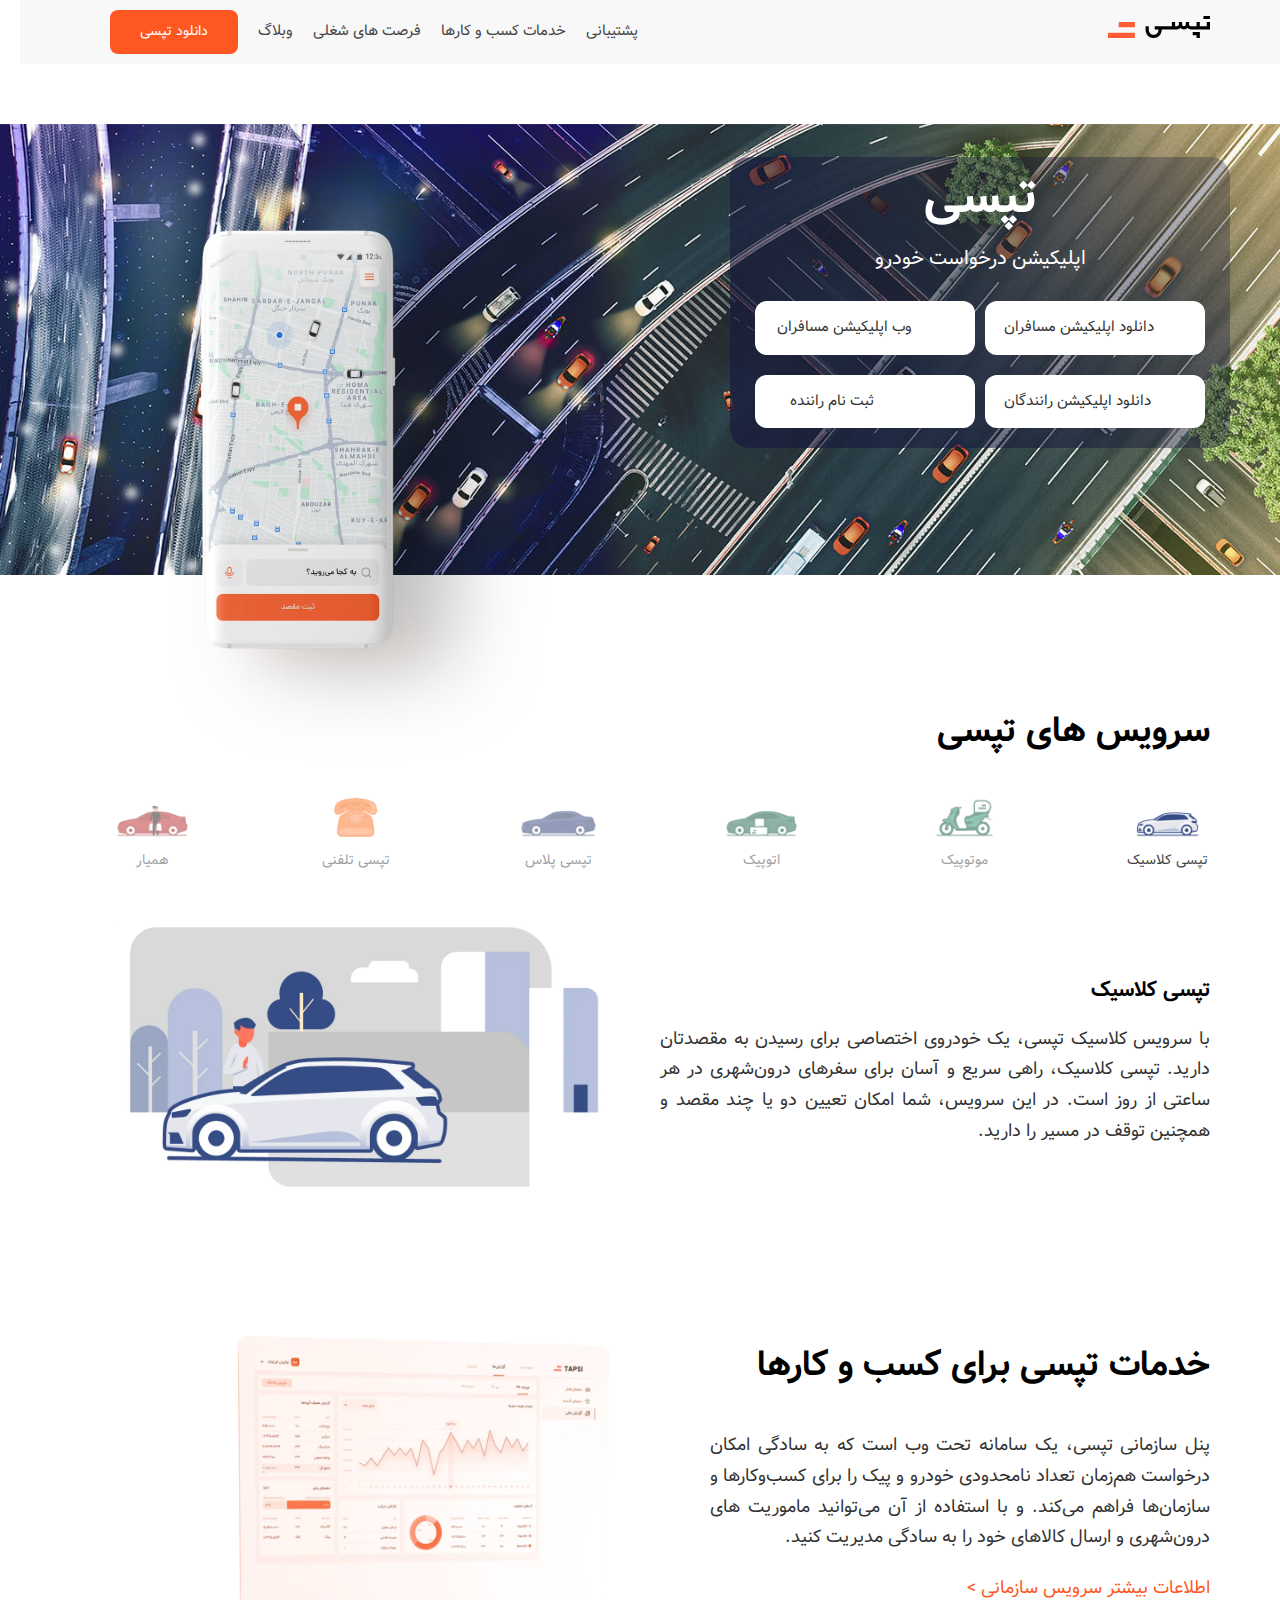
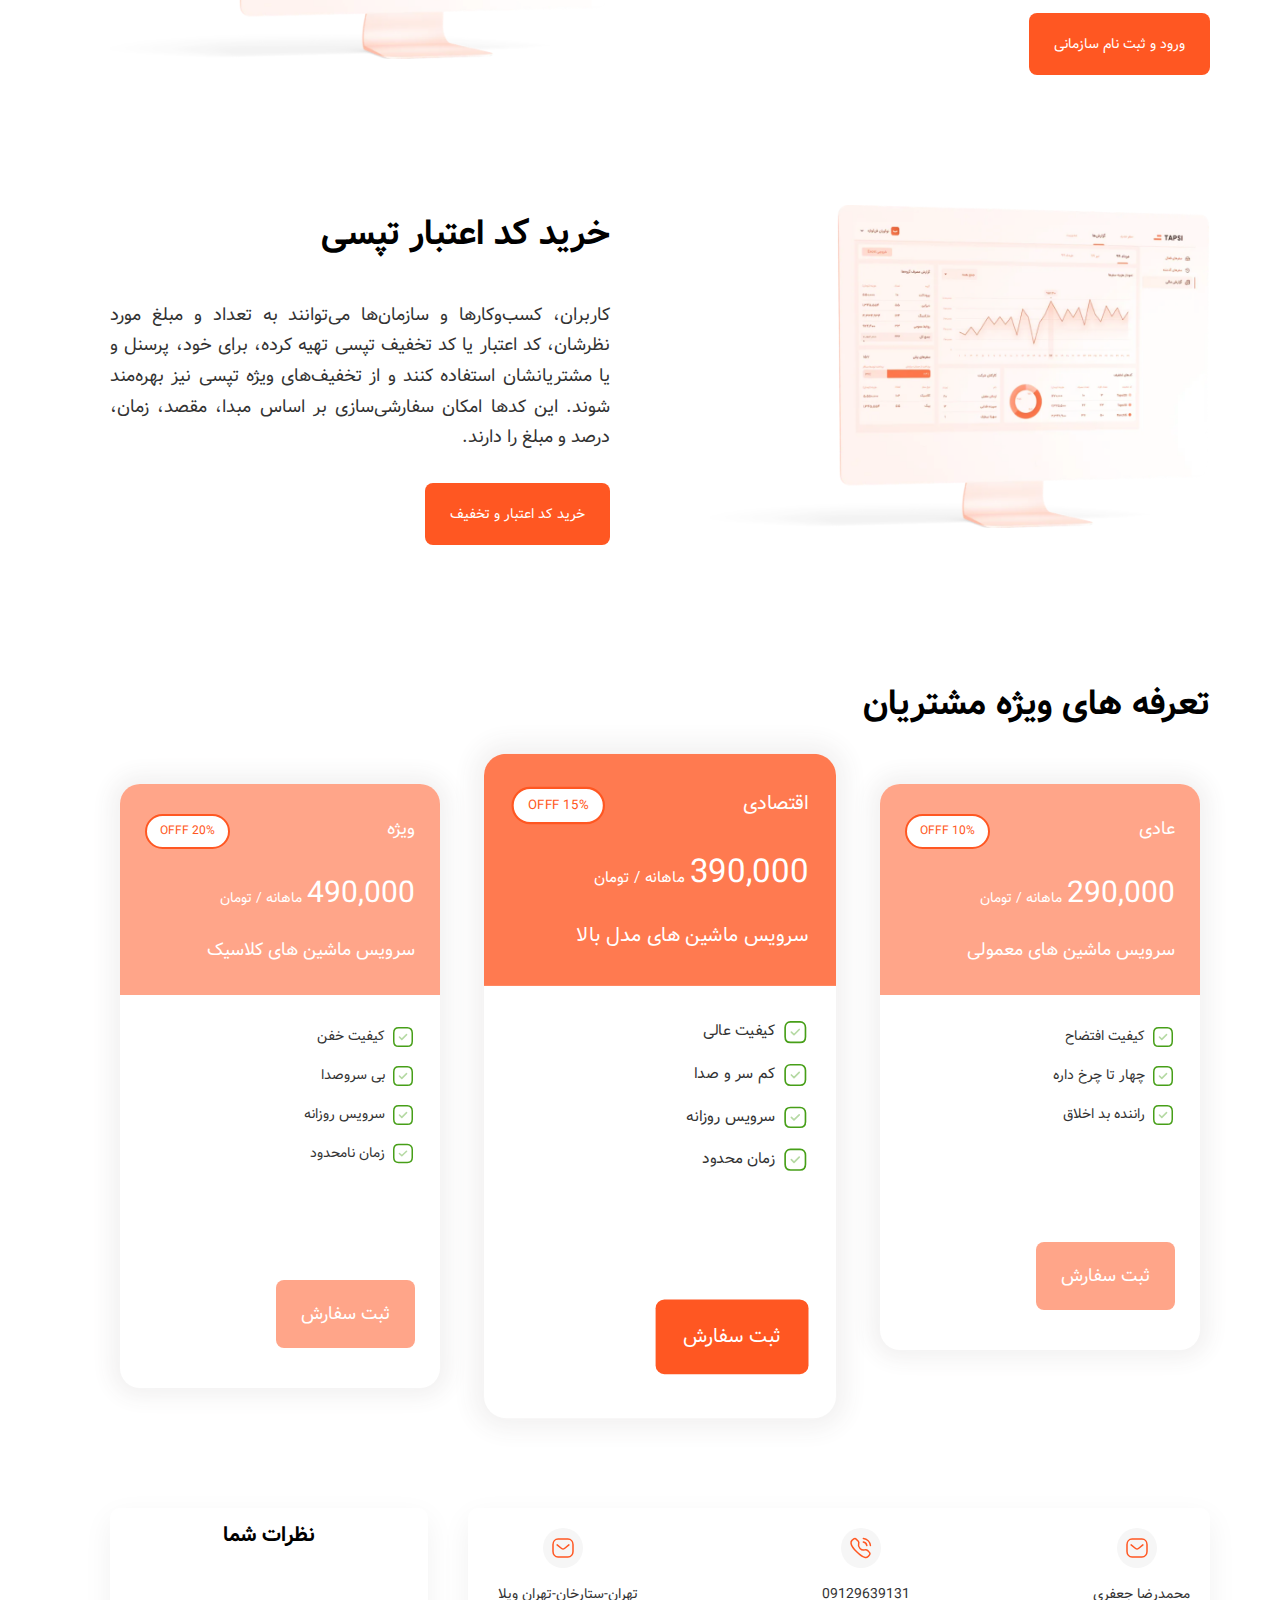
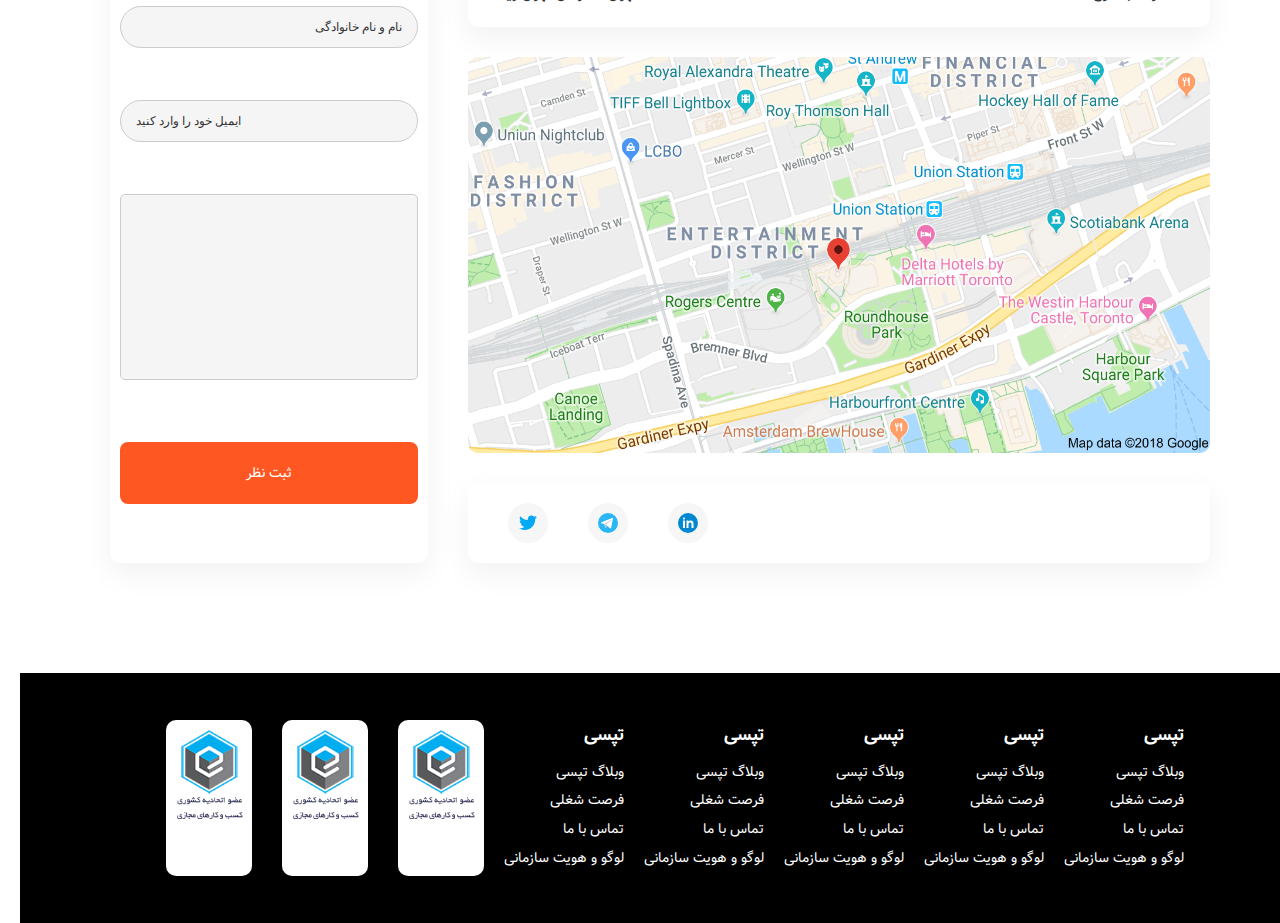
<file: index.html>
<!DOCTYPE html>
<html lang="en" dir="rtl">
  <head>
    <meta charset="UTF-8" />
    <meta http-equiv="X-UA-Compatible" content="IE=edge" />
    <meta name="viewport" content="width=device-width, initial-scale=1.0" />
    <link rel="stylesheet" href="/css/fonts.css" />
    <link rel="stylesheet" href="/css/style.css" />
    <title>Tapsi-تپسی</title>
  </head>
  <body>
    <header class="main-header">
      <nav class="nav container">
        <a href="#">
          <img src="/assets/image/logo.svg" alt="" />
        </a>
        <div class="nav__toggler">
          <div class="bar bar-one"></div>
          <div class="bar bar-two"></div>
          <div class="bar bar-three"></div>
        </div>
        <ul class="list nav__list">
          <li class="nav__item"><a href="#">پشتیبانی</a></li>
          <li class="nav__item"><a href="#">خدمات کسب و کارها</a></li>
          <li class="nav__item"><a href="#">فرصت های شغلی</a></li>
          <li class="nav__item"><a href="#">وبلاگ</a></li>
          <li class="nav__item cta">
            <a href="#" class="btn btn--primary btn--block">دانلود تپسی</a>
          </li>
        </ul>
      </nav>
    </header>
    <section class="hero-section block">
      <picture>
        <!-- <source srcset="https://tapsi.ir/images/home/banner.webp" type="image/webp" media="(min-width: 768px)">
        <source srcset="https://tapsi.ir/images/home/banner.jpg" type="image/jpg" media="(min-width: 768px)">
        <source srcset="https://tapsi.ir/images/home/banner-mobile.webp" type="image/webp" media="(max-width: 768px)">
        <source srcset="https://tapsi.ir/images/home/banner-mobile.jpg" type="image/jpg" media="(max-width: 768px)"> -->
        <img alt="banner" src="./assets/image/banner-mobile.jpg" class="banner-d-img"/>
        <img alt="banner" src="./assets/image/banner.jpg" class="banner-m-img"/>
     </picture>
     <picture>
      <!-- <source srcset="https://tapsi.ir/images/home/mockup-phone.webp" type="image/webp" media="(min-width: 1024px)">
      <source srcset="https://tapsi.ir/images/home/mockup-phone.png" type="image/png" media="(min-width: 1024px)"> -->
      <img alt="phone" src="./assets/image/mockup-phone.webp" class="banner-phone" aria-label="banner phone" media="(max-width:768px)"/>
   </picture>
     <div class="hero-wrapper container">
      <div class="intro-btn">
        <h1>تپسی</h1>
        <h2>اپلیکیشن درخواست خودرو</h2>
        <div class="intro-wrapper">
          <div class="intro-btn__passenger">
            <span class="icon">
              <i class="fas fa-car"></i>
            </span>
            <p>دانلود اپلیکیشن مسافران</p>
          </div>
          <div class="intro-btn__passenger">
            <span class="icon">
              <i class="fas fa-car"></i>
            </span>
            <p>وب اپلیکیشن مسافران</p>
          </div>
          <div class="intro-btn__passenger">
            <span class="icon">
              <i class="fas fa-car"></i>
            </span>
            <p>دانلود اپلیکیشن رانندگان</p>
          </div>
          <div class="intro-btn__passenger">
            <span class="icon">
              <i class="fas fa-car"></i>
            </span>
            <p>ثبت نام راننده</p>
          </div>        
    </div>
    </section>
    <section class="services container block">
      <h2 class="services__title block-heading">سرویس های تپسی</h2>
      <div class="services__tabs">
        <a class="tab active" data-tab-target="nav-classic-tab">
          <img
            src="/assets/image/cc-classic.png"
            alt="tapsi-classic-icon"
          />
          <p>تپسی کلاسیک</p>
        </a>
        <a class="tab" data-tab-target="nav-motopeyk-tab">
          <img
            src="/assets/image/cc-motopeyk.png"
            alt="motopeyk-icon"
          />
          <p>موتوپیک</p>
        </a>
        <a class="tab" data-tab-target="nav-autopeyk-tab">
          <img
            src="/assets/image/cc-autopeyk.png"
            alt="autopeyk-icon"
          />
          <p>اتوپیک</p>
        </a>
        <a class="tab" data-tab-target="nav-plus-tab">
          <img
            src="/assets/image/cc-plus.png"
            alt="tapsi-plus-icon"
          />
          <p>تپسی پلاس</p>
        </a>
        <a class="tab" data-tab-target="nav-tel-tab">
          <img src="/assets/image/cc-tel.png" 
               alt="tapsi-tel-icon" />
          <p>تپسی تلفنی</p>
        </a>
        <a class="tab" data-tab-target="nav-hamyar-tab">
          <img src="/assets/image/cc-hamyar.png" 
               alt="hamyar-icon" />
          <p>همیار</p>
        </a>
      </div>
      <div class="container">
        <div class="tab-content active" id="nav-classic-tab">
          <div class="feature__image">
            <img src="/assets/image/classic2.webp" alt="" />
          </div>
          <div class="feature__detail">
            <h3 class="feature__title">تپسی کلاسیک</h3>
            <p class="feature__text">
              با سرویس کلاسیک تپسی، یک خودروی اختصاصی برای رسیدن به مقصدتان دارید.
              تپسی کلاسیک، راهی سریع و آسان برای سفرهای درون‌شهری در هر ساعتی از روز
              است. در این سرویس، شما امکان تعیین دو یا چند مقصد و همچنین توقف در
              مسیر را دارید.
            </p>
          </div>
        </div>
        <div class="tab-content" id="nav-motopeyk-tab">
          <div class="feature__image">
            <img src="/assets/image/motopeyk2.webp" alt="" />
          </div>
          <div class="feature__detail">
            <h3 class="feature__title">موتوپیک</h3>
            <p class="feature__text">
              با استفاده از سرویس موتوپیک، بسته‌ها و مرسولاتتان با پیک موتور به مقصد
              ارسال می‌شوند. این سرویس مناسب زمانی است که می‌خواهید مرسوله سریع‌تر
              به مقصد برسد. در این سرویس، شما می‌توانید مسیر رسیدن مرسوله‌تان به
              مقصد را به صورت لحظه‌ای روی نقشه دنبال کنید.
            </p>
          </div>
        </div>
        <div class="tab-content" id="nav-autopeyk-tab">
          <div class="feature__image">
            <img src="/assets/image/autopeyk2.webp" alt="" />
          </div>
          <div class="feature__detail">
            <h3 class="feature__title">اتوپیک</h3>
            <p class="feature__text">
              اتوپیک سرویسی برای ارسال بسته‌های شما با خودرو است. این سرویس، برای
              زمانی مناسب است که بسته‌های شما، با موتور قابل ارسال نیستند و یا در
              حین جابجایی، نیاز به مراقبت بیشتری دارند. در این سرویس نیز امکان رصد
              لحظه ‌به لحظه موقعیت مکانی مرسوله تا زمان رسیدن به مقصد فراهم است.
            </p>
          </div>
        </div>
        <div class="tab-content" id="nav-plus-tab">
          <div class="feature__image">
            <img src="/assets/image/plus2.webp" alt="" />
          </div>
          <div class="feature__detail">
            <h3 class="feature__title">تپسی پلاس</h3>
            <p class="feature__text">
              در سرویس پلاس تاکسی اینترنتی تپسی، خودرویی با مدل بالاتر و عمر کمتر،
              به دنبال شما خواهد آمد. همچنین، رانندگان این سرویس بالاترین امتیاز را
              از مسافران دریافت کرده‌اند. در این سرویس که در حال حاضر در تهران فعال
              است، امکان تعیین چند مقصد یا توقف در حین سفر، وجود دارد.
            </p>
          </div>
        </div>
        <div class="tab-content" id="nav-tel-tab">
          <div class="feature__image">
            <img src="/assets/image/tel2.webp" alt="" />
          </div>
          <div class="feature__detail">
            <h3 class="feature__title">تپسی تلفنی</h3>
            <p class="feature__text">
              سرویس تپسی تلفنی یا ۱۶۳۰، این امکان را به شما می‌دهد که بدون نیاز به
              اینترنت و اپلیکیشن، درخواست خودرو بدهید. این سرویس تاکسی تلفنی مناسب
              زمانی است که به هر دلیلی دسترسی به اینترنت یا اپلیکیشن ندارید. همچنین
              سرویس تلفنی تپسی، راه حلی مناسب برای افرادی است که کار کردن با
              اپلیکیشن‌های موبایلی برایشان راحت نیست.
            </p>
          </div>
        </div>
        <div class="tab-content" id="nav-hamyar-tab">
          <div class="feature__image">
            <img src="/assets/image/hamyar2.webp" alt="" />
          </div>
          <div class="feature__detail">
            <h3 class="feature__title">همیار</h3>
            <p class="feature__text">
              سرویس همیار تپسی، به جای شما خرید می‌کند. کافیست فروشگاه مورد نظر خود
              را به عنوان مبدا مشخص کرده و لیست خریدتان را داخل اپ وارد کنید. این
              خرید‌ها می‌تواند از سوپرمارکت یا داروخانه مورد نظر شما باشند.
            </p>
          </div>
        </div>
        </div>
      </div>
    </section>
    <section class="feature container block">
      <div class="feature__image">
        <img src="/assets/image/i-mac-1.png" alt="" />
      </div>
      <div class="feature__detail">
        <h2 class="feature__title">خدمات تپسی برای کسب و کارها</h2>
        <p class="feature__text">
          پنل سازمانی تپسی، یک سامانه تحت وب است که به سادگی امکان درخواست
          هم‌زمان تعداد نامحدودی خودرو و پیک را برای کسب‌وکارها و سازمان‌ها
          فراهم می‌کند. و با استفاده از آن می‌توانید ماموریت های درون‌شهری و
          ارسال کالاهای خود را به سادگی مدیریت کنید.
        </p>
        <div>
          <a class="info-org" href="#">اطلاعات بیشتر سرویس سازمانی  ></a>
        </div>
        <button class="btn btn--primary">ورود و ثبت نام سازمانی</button>
      </div>
    </section>
    <section class="feature container block charge">
      <div class="feature__image">
        <img src="/assets/image/i-mac-1.png" alt="" />
      </div>
      <div class="feature__detail">
        <h2 class="feature__title">خرید کد اعتبار تپسی</h2>
        <p class="feature__text">
          کاربران، کسب‌وکارها و سازمان‌ها می‌توانند به تعداد و مبلغ مورد نظرشان،
          کد اعتبار یا کد تخفیف تپسی تهیه کرده، برای خود، پرسنل و یا مشتریانشان
          استفاده کنند و از تخفیف‌های ویژه تپسی نیز بهره‌مند شوند. این کدها
          امکان سفارشی‌سازی بر اساس مبدا، مقصد، زمان، درصد و مبلغ را دارند.
        </p>
        <button class="btn btn--primary">خرید کد اعتبار و تخفیف</button>
      </div>
    </section>
    <section class="container block">
      <h2 class="title-card">تعرفه های ویژه مشتریان</h2>
      <div class="block-plan">
        <div class="plan">
          <div class="card card--secondary">
            <header class="card__header">
              <span class="plan__introduction">
                <span class="plan__name">عادی</span>
                <span class="badge badge--secondary"> 10% OFFF </span>
              </span>
              <span class="plan__price">290,000</span>
              <span class="plan__billing-cycle">ماهانه / تومان</span>
              <span class="plan__description">سرویس ماشین های معمولی</span>
            </header>
            <div class="card__body">
              <ul class="list list--tick">
                <li class="list__item">کیفیت افتضاح</li>
                <li class="list__item">چهار تا چرخ داره</li>
                <li class="list__item">راننده بد اخلاق</li>
              </ul>
              <button class="btn btn--secondary btn--block">ثبت سفارش</button>
            </div>
          </div>
        </div>
        <div class="plan plan--popular">
          <div class="card card--primary">
            <header class="card__header">
              <span class="plan__introduction">
                <span class="plan__name">اقتصادی</span>
                <span class="badge badge--primary"> 15% OFFF </span>
              </span>
              <span class="plan__price">390,000</span>
              <span class="plan__billing-cycle">ماهانه / تومان</span>
              <span class="plan__description">سرویس ماشین های مدل بالا</span>
            </header>
            <div class="card__body">
              <ul class="list list--tick">
                <li class="list__item">کیفیت عالی</li>
                <li class="list__item">کم سر و صدا</li>
                <li class="list__item">سرویس روزانه</li>
                <li class="list__item">زمان محدود</li>
              </ul>
              <button class="btn btn--primary btn--block">ثبت سفارش</button>
            </div>
          </div>
        </div>
        <div class="plan">
          <div class="card card--secondary">
            <header class="card__header">
              <span class="plan__introduction">
                <span class="plan__name">ویژه</span>
                <span class="badge badge--secondary"> 20% OFFF </span>
              </span>
              <span class="plan__price">490,000</span>
              <span class="plan__billing-cycle">ماهانه / تومان</span>
              <span class="plan__description">سرویس ماشین های کلاسیک</span>
            </header>
            <div class="card__body">
              <ul class="list list--tick">
                <li class="list__item">کیفیت خفن</li>
                <li class="list__item">بی سروصدا</li>
                <li class="list__item">سرویس روزانه</li>
                <li class="list__item">زمان نامحدود</li>
              </ul>
              <button class="btn btn--secondary btn--block">ثبت سفارش</button>
            </div>
          </div>
        </div>
      </div>
    </section>
    <section class="container block">
      <div class="contact-us">
        <div class="contact-us__social">
          <span class="icon-container">
            <svg class="icon">
              <use xlink:href="/assets/image/svg-sprite.svg#linkedin"></use>
            </svg>
          </span>
          <span class="icon-container">
            <svg class="icon">
              <use xlink:href="/assets/image/svg-sprite.svg#telegram"></use>
            </svg>
          </span>
          <span class="icon-container">
            <svg class="icon">
              <use xlink:href="/assets/image/svg-sprite.svg#twitter"></use>
            </svg>
          </span>
        </div>
        <div class="contact-us__icons">
          <div class="icon-holder">
            <span class="icon-holder__label">محمدرضا جعفری</span>
            <span class="icon-container">
              <svg class="icon">
                <use xlink:href="/assets/image/svg-sprite.svg#Message"></use>
              </svg>
            </span>
          </div>
          <div class="icon-holder">
            <span class="icon-holder__label">09129639131</span>
            <span class="icon-container">
              <svg class="icon">
                <use xlink:href="/assets/image/svg-sprite.svg#Calling"></use>
              </svg>
            </span>
          </div>
          <div class="icon-holder">
            <span class="icon-holder__label">تهران-ستارخان-تهران ویلا</span>
            <span class="icon-container">
              <svg class="icon icon--small">
                <use xlink:href="/assets/image/svg-sprite.svg#Message"></use>
              </svg>
            </span>
          </div>
        </div>
        <div class="contact-us__map">
          <img src="/assets/image/map.png" alt="" />
        </div>
        <div class="contact-us__form">
          <div class="form-wrapper">
            <h3>نظرات شما</h3>
            <form>
              <input type="text" placeholder="نام و نام خانوادگی " />
              <input
                type="email"
                placeholder="ایمیل خود را وارد کنید"
                dir="ltr"
              />
              <textarea name="" id="" cols="30" rows="10"></textarea>
              <button type="submit" class="btn btn--primary">ثبت نظر</button>
            </form>
          </div>
        </div>
      </div>
    </section>
  <footer class="main-footer">
    <div class="container footer">
      <div class="footer__item">
        <h6>تپسی</h6>
        <a href="#">وبلاگ تپسی</a>
        <a href="#">فرصت شغلی</a>
        <a href="#">تماس با ما</a>
        <a href="#">لوگو و هویت سازمانی</a>
      </div>
      <div class="footer__item">
        <h6>تپسی</h6>
        <a href="#">وبلاگ تپسی</a>
        <a href="#">فرصت شغلی</a>
        <a href="#">تماس با ما</a>
        <a href="#">لوگو و هویت سازمانی</a>
      </div>
      <div class="footer__item">
        <h6>تپسی</h6>
        <a href="#">وبلاگ تپسی</a>
        <a href="#">فرصت شغلی</a>
        <a href="#">تماس با ما</a>
        <a href="#">لوگو و هویت سازمانی</a>
      </div>
      <div class="footer__item">
        <h6>تپسی</h6>
        <a href="#">وبلاگ تپسی</a>
        <a href="#">فرصت شغلی</a>
        <a href="#">تماس با ما</a>
        <a href="#">لوگو و هویت سازمانی</a>
      </div>
      <div class="footer__item">
        <h6>تپسی</h6>
        <a href="#">وبلاگ تپسی</a>
        <a href="#">فرصت شغلی</a>
        <a href="#">تماس با ما</a>
        <a href="#">لوگو و هویت سازمانی</a>
      </div>
        <div class="footer__item enemad">
          <div class="footer__enemad">
            <img src="/assets/image/enemad.png" alt="">
          </div>
        </div>
        <div class="footer__item enemad">
          <div class="footer__enemad">
            <img src="/assets/image/enemad.png" alt="">
          </div>
        </div>
        <div class="footer__item enemad">
          <div class="footer__enemad">
            <img src="/assets/image/enemad.png" alt="">
          </div>
        </div>
      </div>
  </footer> 
    <script src="/assets/js/main.js"></script>
  </body>
</html>
</file>
<file: css/fonts.css>
/* Font */
@font-face {
    font-family: "Vazir";
    font-weight: 400;
    font-style: normal;
    src: url("/assets/font/Vazir.woff") format("woff");
}
@font-face {
    font-family: "Vazir";
    font-weight: 700;
    font-style: normal;
    src: url("/assets/font/Vazir-Bold.woff") format("woff");
}

body,
button{
    font-family: "vazir";
}
</file>
<file: css/style.css>
/* Reset */
*,
*::before,
*::after {
  box-sizing: border-box;
  margin: 0;
  padding: 0;
  /* list-style: none; */
}

/* Root variable */
:root {
  --color-primary: #ff5722;
  --color-primary-light: #ff7a50;
  --color-secondary-light: #fff6f2;
  --color-secondary-dark: #ffa589;
  --color-navbar: #f8f8f8;
  --color-heading: #000;
  --color-body: #333333;
  --color-white: #fff;
}

body {
  color: var(--color-body);
  font-size: 1.4rem;
  line-height: 1.7;
}

h1,
h2,
h3 {
  color: var(--color-heading);
  font-weight: 700;
}

html {
  font-size: 62.5%;
}

h1 {
  font-size: 2.5rem;
}

h2 {
  font-size: 2.2rem;
  margin-bottom: 1.5rem;
}

@media screen and (min-width: 1024px) {
  body {
    font-size: 1.8rem;
  }
  h1 {
    font-size: 5rem;
  }
  h2 {
    font-size: 3.5rem;
    margin-bottom: 3.5rem;
  }
}

/* Button */
.btn {
  cursor: pointer;
  outline: 0;
  border: 0;
  padding: 2rem 2.5rem;
  border-radius: 8px;
  font-family: "Vazir";
  margin: 1rem 0;
  text-align: center;
  white-space: nowrap;
  font-size: 1.4rem;
}

.btn--primary {
  background-color: var(--color-primary);
  color: var(--color-white);
}

.btn--secondary {
  background-color: var(--color-secondary-dark);
  color: var(--color-white);
}

.btn-block {
  width: 100%;
  font-size: 1.6rem;
}

@media screen and(min-width:1024px) {
  .btn {
    font-size: 1.6rem;
  }
  .btn-block {
    font-size: 2rem;
  }
}

/* Badge */
.badge {
  display: inline-block;
  padding: 0.5rem 1.3rem;
  background-color: #fff;
  border-radius: 32px;
  border: 2px solid var(--color-primary);
  color: var(--color-primary);
  text-transform: uppercase;
  font-size: 1.2rem;
}

.badge-primary {
  background-color: var(--color-primary);
  color: var(--color-white);
}

@media screen and(min-width:1024px) {
  .badge {
    font-size: 1.4rem;
  }
}

/* List */
.list {
  list-style: none;
  font-size: 1.8rem;
}

.list--inline .list__item {
  display: inline-block;
  margin-left: 2rem;
}

.list--tick .list__item {
  background: url(/assets/image/Tick-Square.svg) no-repeat;
  background-position: right center;
  padding-right: 3rem;
  margin-bottom: 1.5rem;
}

@media screen and(min-width:1024px) {
  .list--tick .list__item {
    font-size: 1.8rem;
    margin-bottom: 2rem;
  }
}

/* plan */

.block-plan {
  display: grid;
  gap: 8rem 6rem;
  justify-content: center;
  grid-template-columns: repeat(auto-fit, minmax(250px, 320px));
  margin-top: 5rem;
}
.plan {
  font-size: 1.8rem;
  transition: all 0.2s ease-out;
}

.btn-block {
  justify-content: center;
}

.card {
  border-radius: 20px;
  overflow: hidden;
  box-shadow: 0 0 20px 10px hsla(0, 4%, 95%, 0.986);
}
.card__header,
.card__body {
  padding: 3rem 2.5rem;
}
.card__header {
  color: var(--color-white);
}
.card--secondary .card__header {
  background-color: var(--color-secondary-dark);
}
.card--primary .card__header {
  background-color: var(--color-primary-light);
}
.plan__introduction {
  display: flex;
  justify-content: space-between;
  margin-bottom: 2rem;
}
.plan__price {
  font-size: 3rem;
}
.plan__billing-cycle {
  font-size: 1.4rem;
}
.plan__description {
  margin-top: 1.5rem;
  display: block;
}

.plan .btn--block {
  margin-top: 10rem;
  font-size: 1.6rem;
}

.plan--popular {
  transform: scale(1.1);
}

.plan--popular:hover {
  transform: scale(1.15);
}
.plan:hover {
  transform: scale(1.05);
}
.plan .list__item {
  font-size: 1.4rem;
}
@media screen and (min-width: 1024px) {
  .plan .btn--block {
    font-size: 1.8rem;
  }
}

/* Container */
.container {
  max-width: 1140px;
  margin: 0 auto;
}

/* Feature */

.feature {
  display: grid;
  justify-content: center;
  padding: 2rem;
  gap: 0rem 10rem;
}

.feature__text {
  margin-bottom: 2rem;
  text-align: justify;
  order: 1;
}

.feature.btn {
  padding: 1.2rem 3rem;
}

.feature__image > img {
  width: 100%;
  height: auto;
  order: 2;
}

.feature__image {
  width: 90%;
  justify-self: flex-end;
  margin-bottom: 2rem;
}

.info-org {
  color: var(--color-primary);
  text-decoration: none;
}
@media screen and (min-width: 1024px) {
  .feature {
    grid-template-columns: repeat(2, 1fr);
  }
  .charge .feature__image {
    order: 1;
  }
  .feature__image {
    width: 100%;
    order: 2;
    margin-bottom: 0;
  }
  .feature__detail {
    order: 1;
  }
  .feature__image > img {
    width: 100%;
  }
}

/* Contact-us */

.contact-us {
  display: grid;
  justify-content: center;
  gap: 3rem 4rem;
}

.contact-us__map {
  display: none;
}

@media screen and (min-width: 768px) {
  .contact-us {
    grid-template-areas:
      "address form"
      "map form"
      "icons form";
    grid-template-columns: 70fr 30fr;
  }
  .contact-us__form {
    grid-area: form;
  }
  .contact-us__map {
    grid-area: map;
    display: block;
  }
  .contact-us__icons {
    grid-area: address;
  }
  .contact-us__social {
    grid-area: icons;
  }
}

/* ICOONS */

.icon {
  width: 24px;
  height: 24px;
}

.icon-container {
  width: 40px;
  height: 40px;
  display: flex;
  justify-content: center;
  align-items: center;
  background-color: #f6f6f6;
  border-radius: 100%;
  cursor: pointer;
}
.icon--primary {
  fill: #445;
}

.contact-us__icons {
  display: flex;
  flex-direction: column;
  align-items: flex-end;
  box-shadow: 0 10px 30px rgba(0, 0, 0, 0.06);
  border-radius: 10px;
  padding: 2rem;
}

.contact-us__icons .icon-holder {
  display: flex;
  align-items: center;
  margin-bottom: 2rem;
}

.icon-holder__label {
  margin-left: 1rem;
  display: block;
  max-width: 250px;
}

@media screen and (min-width: 1024px) {
  .contact-us__icons {
    flex-direction: row;
    justify-content: space-between;
    align-items: flex-start;
  }
  .contact-us__icons .icon-holder {
    margin-bottom: 0;
    flex-direction: column;
    max-width: 200px;
    text-align: center;
  }
  .icon-holder__label {
    order: 2;
    font-size: 1.4rem;
    margin-top: 1.5rem;
  }
}

/* social icons */

.contact-us__social .icon-container {
  margin-right: 2rem;
}
.contact-us__social {
  display: flex;
  flex-direction: row;
  align-items: center;
  justify-content: space-around;
  box-shadow: 0 10px 30px rgba(0, 0, 0, 0.06);
  padding: 2rem;
  border-radius: 10px;
}
@media screen and (min-width: 1024px) {
  .contact-us__social {
    justify-content: flex-end;
  }
  .contact-us__social .icon-container {
    margin-left: 2rem;
  }
}

.contact-us__map img {
  height: 100%;
  width: 100%;
  border-radius: 10px;
  overflow: hidden;
}

.form-wrapper {
  height: 100%;
  border-radius: 10px;
  box-shadow: 0 10px 30px rgba(0, 0, 0, 0.06);
  padding: 1rem;
}
.form-wrapper h3 {
  margin-bottom: 5.2rem;
  text-align: center;
}
.form-wrapper form {
  display: flex;
  flex-direction: column;
  justify-content: space-between;
  height: 80%;
}
input,
textarea {
  display: block;
  outline: 0;
  border: 0;
}
textarea {
  resize: none;
}
::placeholder {
  font-size: 1.2rem;
  color: #333;
  font-family: "iranyekan";
}
.form-wrapper input,
.form-wrapper textarea {
  border-radius: 39px;
  background-color: #f5f5f5;
  border: 1px solid #ccc;
  padding: 1.2rem 1.5rem;
  font-family: "iranyekan";
  margin-bottom: 1.5rem;
}
.form-wrapper input:focus,
.form-wrapper textarea:focus {
  border: 1px solid var(--color-primary);
}
.form-wrapper textarea {
  border-radius: 5px;
}

/* Footer */

.main-footer {
  background-color: #000;
  color: #fff;
  min-height: 250px;
  display: flex;
  align-items: center;
  margin-top: 5rem;
}

.main-footer .footer {
  display: flex;
  flex-direction: column;
}

.footer__item {
  margin-bottom: 2.5rem;
}

.footer__item a {
  text-decoration: none;
  font-size: 1.4rem;
  color: #fff;
  margin-bottom: 0.5rem;
  display: block;
  transition: all 0.3s ease-out;
}

.footer__item h6 {
  font-size: 1.8rem;
  font-weight: bold;
  margin-bottom: 1rem;
}

.footer__item.enemad {
  display: flex;
  flex-direction: row;
  justify-content: space-between;
}

.footer__enemad {
  background-color: #fff;
  border-radius: 10px;
  padding: 1rem 0.5px;
  max-width: 86px;
  margin-left: 1rem;
}

.footer__enemad img {
  width: 100%;
  height: auto;
}

@media screen and (min-width: 768px) {
  .main-footer .footer {
    flex-direction: row;
    flex-wrap: wrap;
  }
  .footer__item {
    margin-bottom: 0;
    margin-left: 2rem;
  }
}

/* NAVBAR */

.main-header {
  background-color: var(--color-navbar);
}

.nav {
  display: flex;
  justify-content: space-between;
  align-items: center;
  flex-wrap: wrap;
  padding: 1rem 2rem;
}

.nav__list {
  width: 100%;
  display: flex;
  flex-direction: column;
  font-size: 1.4rem;
  max-height: 0;
  overflow: hidden;
  opacity: 0;
  transition: all 0.4s ease-out;
}
.nav.nav__expanded .nav__list {
  max-height: 100vh;
  opacity: 1;
}

.nav__item {
  margin-top: 1rem;
  border-bottom: 1px solid #ccc;
}

.nav__item > a {
  text-decoration: none;
  color: #444;
  display: block;
  padding: 0.5rem 0;
  transition: all 0.4s ease-out;
}

.nav__item > a:hover {
  color: var(--color-primary);
}

.nav__item.cta {
  font-size: 1.4rem;
  border: 0;
}

.nav__item.cta > a {
  color: #fff;
  font-size: 1.4rem;
}

.nav__item .btn {
  padding: 1rem 3rem;
}

@media screen and (min-width: 768px) {
  .nav {
    padding: 0 2rem;
  }
  .nav__toggler {
    display: none;
  }
  .nav__list {
    flex-direction: row;
    align-items: center;
    width: auto;
    opacity: 1;
    max-height: 100%;
  }
  .nav__item {
    margin-right: 2rem;
    margin-top: 0;
    font-size: 1.5rem;
    border: 0;
  }
}

/* TOGGLER */
.nav__toggler {
  cursor: pointer;
}
.bar {
  width: 25px;
  height: 3px;
  background-color: #000;
  margin: 5px 0;
  border-radius: 5px;
  transition: all 0.4s ease-out;
}

.nav.nav__expanded .bar-one {
  transform: rotate(-45deg) translate(-9px, 6px);
  margin: 8px 0;
}

.nav.nav__expanded .bar-two {
  opacity: 0;
  transform: translateX(-20px);
}

.nav.nav__expanded .bar-three {
  transform: rotate(45deg) translate(-8px, -8px);
  margin: 8px 0;
}

/* HERO SECTION */

.hero-section {
  position: relative;
  width: 100%;
  height: 478px;
}
.hero-section .banner-d-img {
  display: block;
  position: absolute;
  object-fit: cover;
  opacity: 1;
  width: 100%;
  height: auto;
}

.hero-section .banner-m-img {
  display: none;
  opacity: 0;
}

.hero-wrapper {
  position: absolute;
  top: 0;
  left: 0;
  width: 100%;
  height: 478px;
  display: flex;
  justify-content: center;
  align-items: center;
}

.intro-btn {
  border-radius: 20px;
  background-image: linear-gradient(
    51deg,
    rgba(23, 26, 60, 0.7) 5%,
    rgba(23, 26, 60, 0.3) 95%
  );
  padding: 16px;
  border-radius: 12px;
  display: flex;
  flex-direction: column;
  align-items: center;
  max-width: 300px;
}
.intro-btn h1 {
  font-size: 2.5rem;
  color: #fff;
  margin-top: 0;
}
.intro-btn h2 {
  font-size: 1.6rem;
  color: #fff;
  margin-bottom: 2.5rem;
}
.intro-btn__passenger {
  background-color: #fff;
  border-radius: 12px;
  margin-bottom: 2rem;
  padding: 14px;
  width: 220px;
}
.intro-wrapper {
  display: flex;
  flex-direction: column;
  flex-wrap: wrap;
}

.intro-btn__passenger {
  cursor: pointer;
  display: flex;
  align-items: center;
  justify-content: space-around;
}
.intro-btn__passenger p {
  font-size: 1.2rem;
}
.intro-btn__passenger > i {
  color: #000;
}
.intro-btn__passenger.driver-intro {
  border: 2px solid #fff;
  background-color: rgba(23, 26, 60, 0.5) !important;
  color: #fff;
}
.banner-phone {
  display: none;
  position: absolute;
  left: 10%;
  bottom: -50%;
  height: auto;
  width: 420px;
}

@media screen and (min-width: 768px) {
  .hero-wrapper {
    justify-content: flex-start;
    right: 0;
  }

  .hero-section .banner-m-img {
    display: block;
    position: absolute;
    object-fit: cover;
    opacity: 1;
    width: 100%;
    height: auto;
  }

  .hero-section .banner-d-img {
    display: none;
    opacity: 0;
  }

  .intro-wrapper {
    flex-direction: row;
    justify-content: space-between;
    align-items: center;
  }
  .intro-btn {
    width: 500px;
    max-width: 500px;
    padding: 0 25px;
    border-radius: 20px;
  }
  .intro-btn h1 {
    font-size: 5rem;
  }
  .intro-btn h2 {
    font-size: 2rem;
    font-weight: 400;
  }
  .intro-btn__passenger p {
    font-size: 1.5rem;
  }
  .banner-phone {
    display: block;
  }
}

/* Services-Tabs */

.services__tabs {
  display: flex;
  flex-direction: row;
  justify-content: space-between;
  overflow: auto;
  padding: 5px 0 15px;
}
.services__tabs a {
  display: block;
  text-decoration: none;
  color: #444;
  display: flex;
  flex-direction: column;
  align-items: center;
  max-width: 100px;
}
.services__tabs .tab > p {
  margin-top: 1.5rem;
  font-size: 1.2rem;
}
.services__tabs img {
  max-width: 85px;
}

.services__tabs .tab {
  opacity: 0.5;
  cursor: pointer;
  transition: all 0.3s ease-out;
}
.services__tabs .tab:hover {
  opacity: 1;
}
.services__title {
  font-size: 2rem;
  font-weight: 700;
  margin-bottom: 20px;
}

.services .feature__title {
  margin: 1.5rem 0;
}
.services .feature__image {
  display: none;
}

.tab-content {
  margin-top: 2rem;
  display: flex;
  justify-content: space-between;
  align-items: center;
}
.services .feature__detail {
  width: 100%;
}

.tab-content {
  display: none;
}
.tab-content.active {
  display: flex;
}
.tab.active {
  opacity: 1;
}

@media screen and (min-width: 1024px) {
  .services__tabs .tab > p {
    margin-top: 1rem;
    font-size: 1.4rem;
  }
  .services__tabs img {
    width: 100%;
  }
  .services__title {
    font-size: 3.5rem;
    margin-bottom: 30px;
  }
  .services .feature__image {
    display: block;
  }
  .services .feature__detail {
    width: 50%;
  }
  .services .feature__image {
    width: 45%;
  }
  .services .feature__image img {
    width: 100%;
  }
}

.block {
  padding: 4rem 2rem;
}

.title-card {
  justify-content: right;
}

@media screen and (min-width: 768px) {
  .block {
    padding: 6rem 2rem;
  }
  .block__heading {
    margin-right: 10rem;
  }
}
.block-heading {
  margin-top: 10rem;
}
.block__heading {
  margin-right: 22rem;
}
</file>
